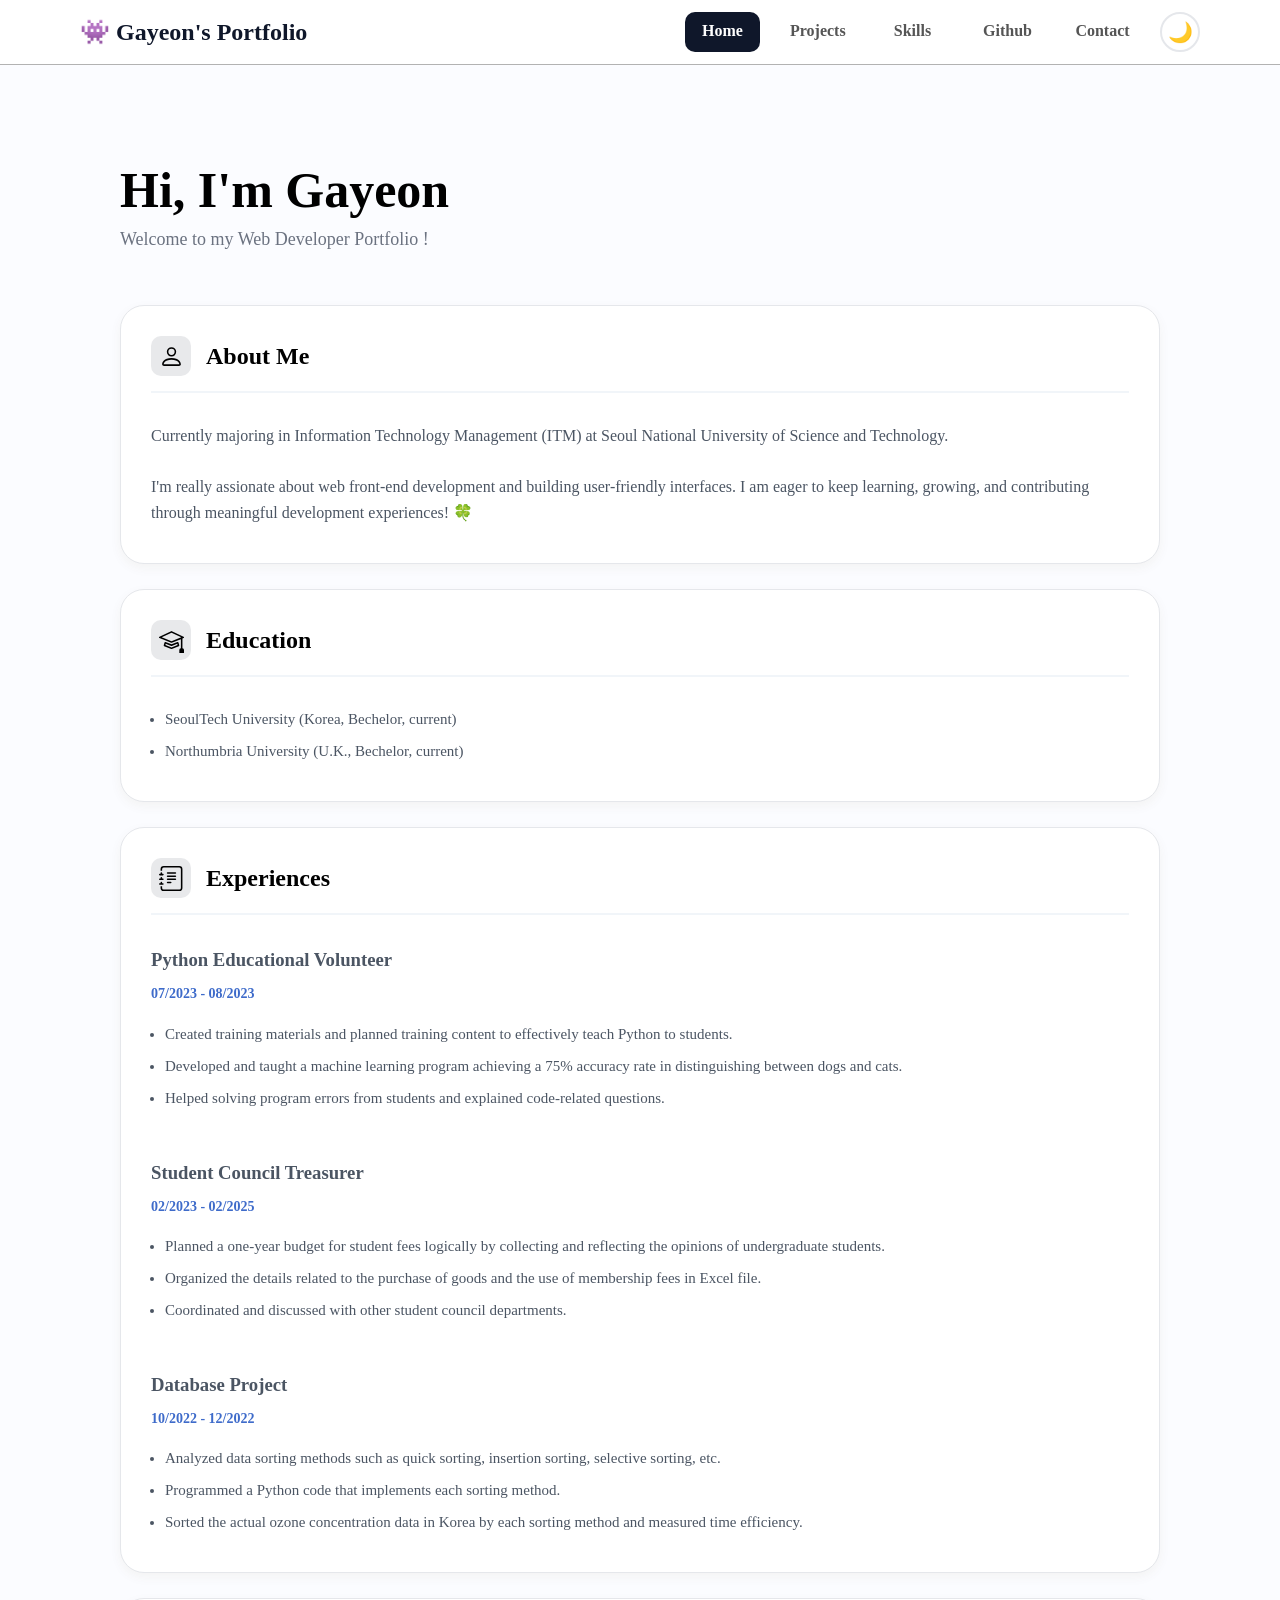
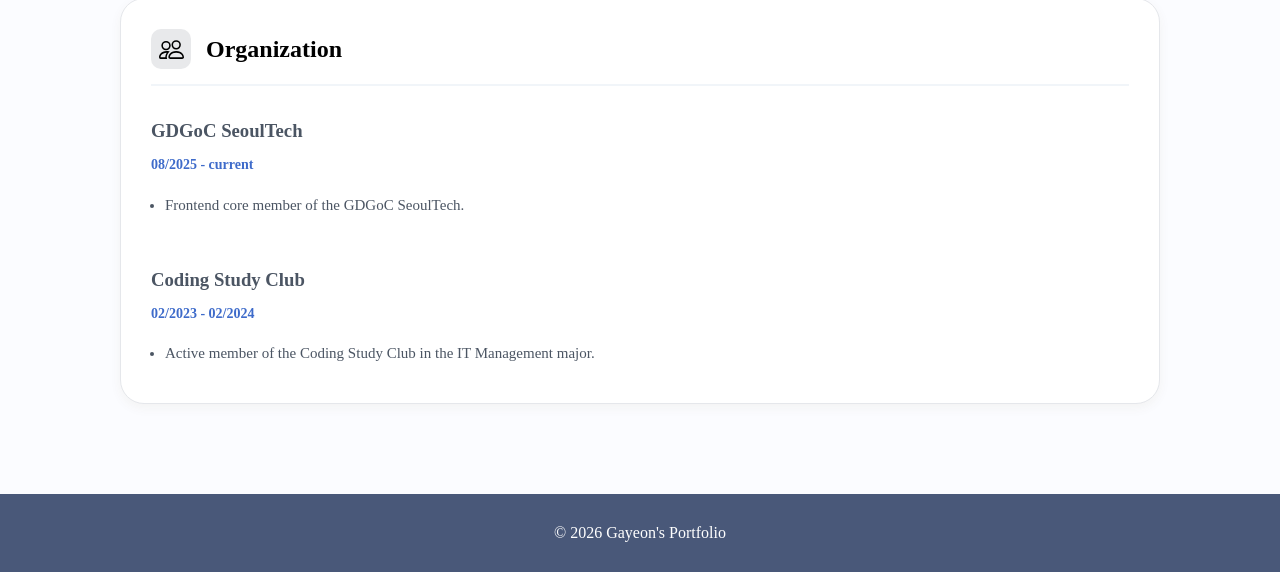
<file: index.html>
<!doctype html>
<html lang="en">
  <head>
    <meta charset="UTF-8" />
    <meta name="viewport" content="width=device-width, initial-scale=1.0" />
    <title>Home</title>
    <link rel="stylesheet" href="css/style.css" />
    <script src="js/theme.js"></script>
  </head>
  <body>
    <header>
      <nav class="navbar">
        <div>
          <a class="logo-text" href="index.html">👾 Gayeon's Portfolio</a>
        </div>

        <div class="menu">
          <a href="index.html" class="active">Home</a>
          <a href="projects.html">Projects</a>
          <a href="skills.html">Skills</a>
          <a href="github.html">Github</a>
          <a href="contact.html">Contact</a>
          <button id="theme-toggle" class="theme-btn">🌙</button>
        </div>
      </nav>
    </header>

    <main class="container">
      <section class="textarea">
        <h1>Hi, I'm Gayeon</h1>
        <p>Welcome to my Web Developer Portfolio !</p>
      </section>
      <section class="home-content">
        <article class="card">
          <div class="article-title">
            <span class="icon-box"
              ><img src="icons/person.svg" alt="Person"
            /></span>
            <h2>About Me</h2>
          </div>
          <div class="article-content">
            <p>
              Currently majoring in Information Technology Management (ITM) at
              Seoul National University of Science and Technology.
              <br /><br />I'm really assionate about web front-end development
              and building user-friendly interfaces. I am eager to keep
              learning, growing, and contributing through meaningful development
              experiences! 🍀
            </p>
          </div>
        </article>

        <article class="card">
          <div class="article-title">
            <span class="icon-box"
              ><img src="icons/mortarboard.svg" alt="Education"
            /></span>
            <h2>Education</h2>
          </div>
          <div class="article-content">
            <div class="article-item">
              <ul>
                <li>SeoulTech University (Korea, Bechelor, current)</li>
                <li>Northumbria University (U.K., Bechelor, current)</li>
              </ul>
            </div>
          </div>
        </article>

        <article class="card">
          <div class="article-title">
            <span class="icon-box"
              ><img src="icons/journal-text.svg" alt="Experiences"
            /></span>
            <h2>Experiences</h2>
          </div>
          <div class="article-content">
            <div class="article-item">
              <h3>Python Educational Volunteer</h3>
              <span class="date">07/2023 - 08/2023</span>
              <ul>
                <li>
                  Created training materials and planned training content to
                  effectively teach Python to students.
                </li>
                <li>
                  Developed and taught a machine learning program achieving a
                  75% accuracy rate in distinguishing between dogs and cats.
                </li>
                <li>
                  Helped solving program errors from students and explained
                  code-related questions.
                </li>
              </ul>
            </div>

            <div class="article-item">
              <h3>Student Council Treasurer</h3>
              <span class="date">02/2023 - 02/2025</span>
              <ul>
                <li>
                  Planned a one-year budget for student fees logically by
                  collecting and reflecting the opinions of undergraduate
                  students.
                </li>
                <li>
                  Organized the details related to the purchase of goods and the
                  use of membership fees in Excel file.
                </li>
                <li>
                  Coordinated and discussed with other student council
                  departments.
                </li>
              </ul>
            </div>

            <div class="article-item">
              <h3>Database Project</h3>
              <span class="date">10/2022 - 12/2022</span>
              <ul>
                <li>
                  Analyzed data sorting methods such as quick sorting, insertion
                  sorting, selective sorting, etc.
                </li>
                <li>
                  Programmed a Python code that implements each sorting method.
                </li>
                <li>
                  Sorted the actual ozone concentration data in Korea by each
                  sorting method and measured time efficiency.
                </li>
              </ul>
            </div>
          </div>
        </article>

        <article class="card">
          <div class="article-title">
            <span class="icon-box"
              ><img src="icons/people.svg" alt="Organization"
            /></span>
            <h2>Organization</h2>
          </div>
          <div class="article-content">
            <div class="article-item">
              <h3>GDGoC SeoulTech</h3>
              <span class="date">08/2025 - current</span>
              <ul>
                <li>Frontend core member of the GDGoC SeoulTech.</li>
              </ul>
            </div>
            <div class="article-item">
              <h3>Coding Study Club</h3>
              <span class="date">02/2023 - 02/2024</span>
              <ul>
                <li>
                  Active member of the Coding Study Club in the IT Management
                  major.
                </li>
              </ul>
            </div>
          </div>
        </article>
      </section>
    </main>
    <footer>&copy; 2026 Gayeon's Portfolio</footer>
  </body>
</html>
</file>
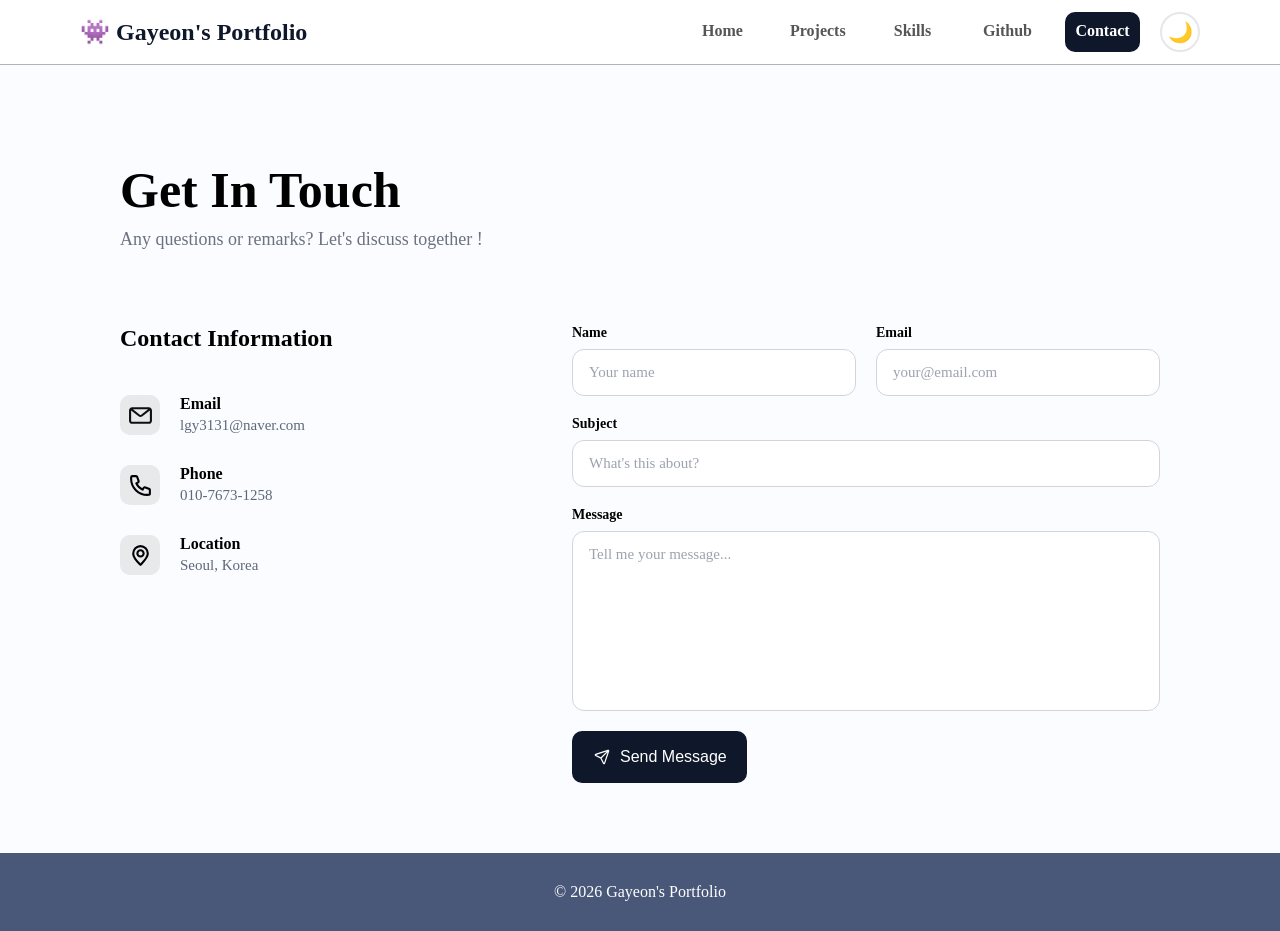
<file: contact.html>
<!doctype html>
<html lang="en">
  <head>
    <meta charset="UTF-8" />
    <meta name="viewport" content="width=device-width, initial-scale=1.0" />
    <title>Contact</title>
    <link rel="stylesheet" href="css/style.css" />
    <script src="js/theme.js"></script>
  </head>
  <body>
    <header>
      <nav class="navbar">
        <div>
          <a class="logo-text" href="index.html">👾 Gayeon's Portfolio</a>
        </div>

        <div class="menu">
          <a href="index.html">Home</a>
          <a href="projects.html">Projects</a>
          <a href="skills.html">Skills</a>
          <a href="github.html">Github</a>
          <a href="contact.html" class="active">Contact</a>
          <button id="theme-toggle" class="theme-btn">🌙</button>
        </div>
      </nav>
    </header>

    <main class="container">
      <section class="textarea">
        <h1>Get In Touch</h1>
        <p>Any questions or remarks? Let's discuss together !</p>
      </section>

      <section class="contact-grid">
        <div class="contact-info">
          <h2>Contact Information</h2>

          <div class="info-list">
            <div class="info-item">
              <div class="icon-box">
                <img src="icons/mail-svgrepo-com.svg" />
              </div>
              <div class="info-text">
                <strong>Email</strong>
                <p>lgy3131@naver.com</p>
              </div>
            </div>

            <div class="info-item">
              <div class="icon-box">
                <img src="icons/phone-svgrepo-com.svg" />
              </div>
              <div class="info-text">
                <strong>Phone</strong>
                <p>010-7673-1258</p>
              </div>
            </div>

            <div class="info-item">
              <div class="icon-box">
                <img src="icons/location-pin-svgrepo-com.svg" />
              </div>
              <div class="info-text">
                <strong>Location</strong>
                <p>Seoul, Korea</p>
              </div>
            </div>
          </div>
        </div>

        <form class="contact-form">
          <div class="form-row">
            <div class="input-group">
              <label>Name</label>
              <input type="text" placeholder="Your name" />
            </div>

            <div class="input-group">
              <label>Email</label>
              <input type="email" placeholder="your@email.com" />
            </div>
          </div>

          <div class="input-group">
            <label>Subject</label>
            <input type="text" placeholder="What's this about?" />
          </div>

          <div class="input-group">
            <label>Message</label>
            <textarea placeholder="Tell me your message..."></textarea>
          </div>

          <button type="submit">
            <img src="icons/send-svgrepo-com.svg" />
            Send Message
          </button>
        </form>
      </section>
    </main>

    <footer>&copy; 2026 Gayeon's Portfolio</footer>
  </body>
</html>
</file>
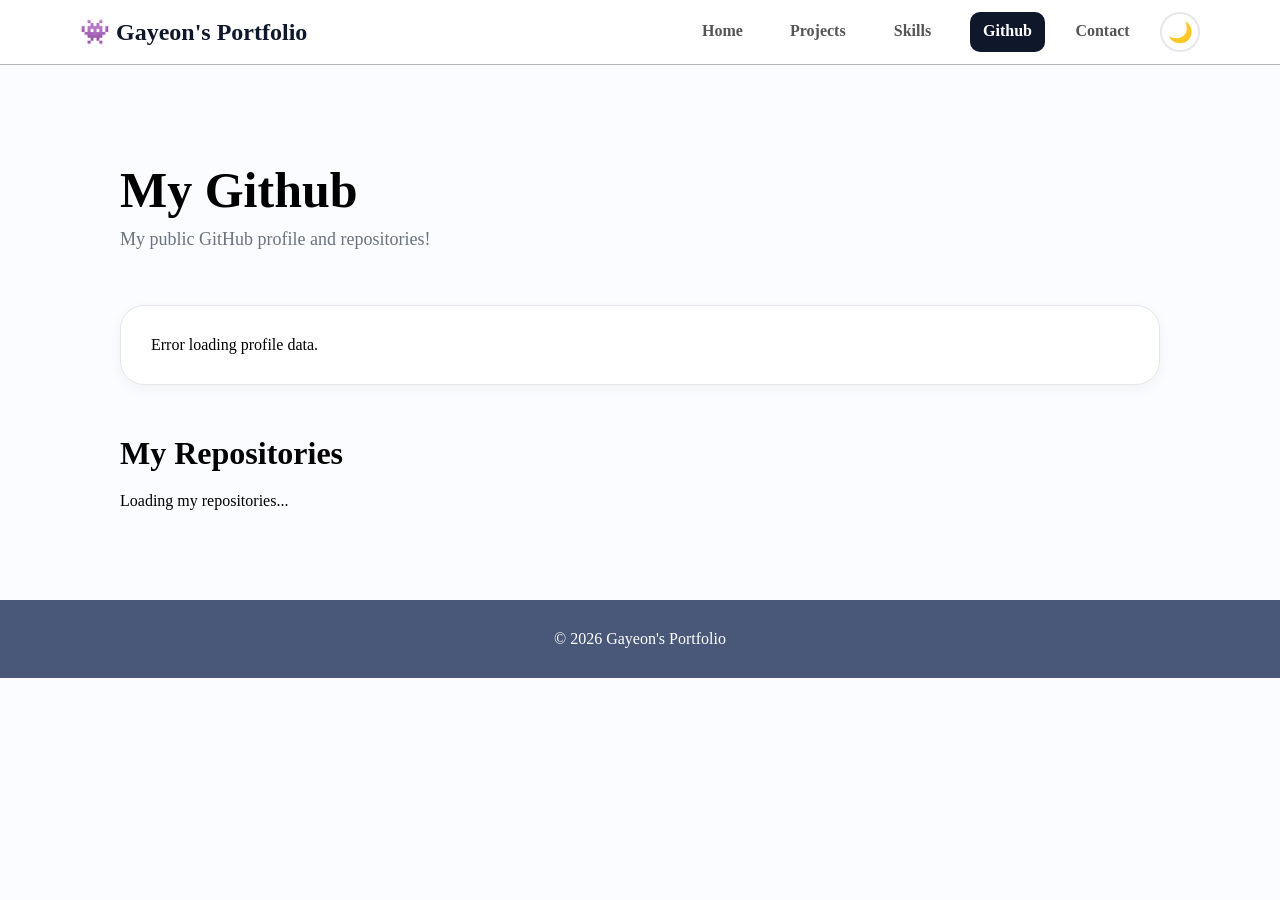
<file: github.html>
<!DOCTYPE html>
<html lang="en">
<head>
    <meta charset="UTF-8">
    <meta name="viewport" content="width=device-width, initial-scale=1.0">
    <title>My Github</title>
    <link rel="stylesheet" href="css/style.css" />
    <script src="js/theme.js"></script>
    <script src="js/github.js"></script>
</head>
<body>
    <header>
      <nav class="navbar">
        <div>
          <a class="logo-text" href="index.html">👾 Gayeon's Portfolio</a>
        </div>
        <div class="menu">
          <a href="index.html">Home</a>
          <a href="projects.html">Projects</a>
          <a href="skills.html">Skills</a>
          <a href="github.html" class="active">Github</a>
          <a href="contact.html">Contact</a>
          <button id="theme-toggle" class="theme-btn">🌙</button>
        </div>
      </nav>
    </header>
    <main class="container">
      <section class="textarea">
        <h1>My Github</h1>
        <p>My public GitHub profile and repositories!</p>
      </section>

      <section id="github-profile" class="card">
        <p>Loading my profile...</p>
      </section>

      <h1>My Repositories</h1>
      <section id="github-repos" class="projects-grid">
        <p>Loading my repositories...</p>
      </section>
    </main>
    <footer>&copy; 2026 Gayeon's Portfolio</footer>
</body>
</html>
</file>
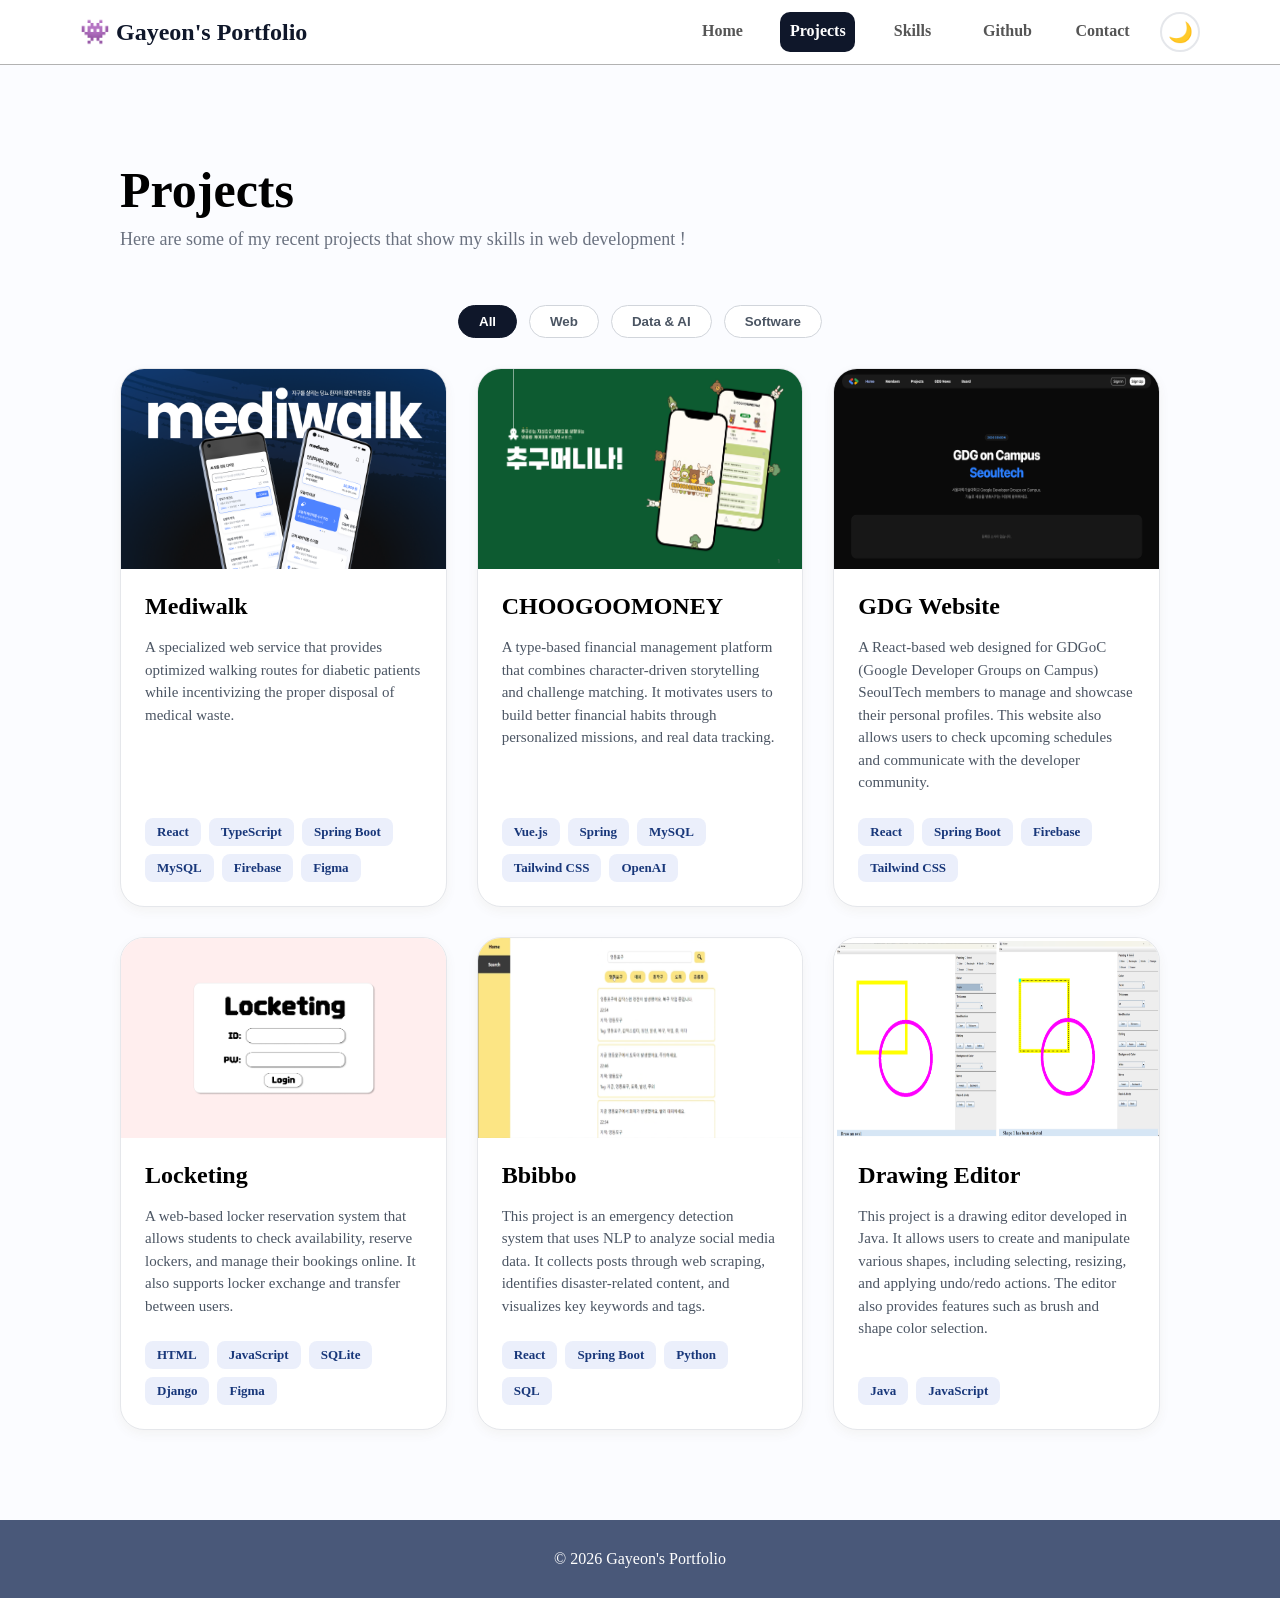
<file: projects.html>
<!doctype html>
<html lang="en">
  <head>
    <meta charset="UTF-8" />
    <meta name="viewport" content="width=device-width, initial-scale=1.0" />
    <title>Projects</title>
    <link rel="stylesheet" href="css/style.css" />
    <script src="js/theme.js"></script>
    <script src="js/filter.js"></script>
  </head>
  <body>
    <header>
      <nav class="navbar">
        <div>
          <a class="logo-text" href="index.html">👾 Gayeon's Portfolio</a>
        </div>
        <div class="menu">
          <a href="index.html">Home</a>
          <a href="projects.html" class="active">Projects</a>
          <a href="skills.html">Skills</a>
          <a href="github.html">Github</a>
          <a href="contact.html">Contact</a>
          <button id="theme-toggle" class="theme-btn">🌙</button>
        </div>
      </nav>
    </header>

    <main class="container">
      <section class="textarea">
        <h1>Projects</h1>
        <p>
          Here are some of my recent projects that show my skills in web
          development !
        </p>
      </section>

      <div class="filter-container">
        <button class="filter-btn active" data-filter="all">All</button>
        <button class="filter-btn" data-filter="web">Web</button>
        <button class="filter-btn" data-filter="data">Data & AI</button>
        <button class="filter-btn" data-filter="software">Software</button>
      </div>

      <section class="projects-grid">
        <article class="card project-card" data-category="web">
          <div class="card-image">
            <img src="images/project_mediwalk.png" />
          </div>

          <div class="card-content">
            <h3>Mediwalk</h3>
            <p>
              A specialized web service that provides optimized walking routes
              for diabetic patients while incentivizing the proper disposal of
              medical waste.
            </p>

            <div class="tech-stack">
              <span>React</span>
              <span>TypeScript</span>
              <span>Spring Boot</span>
              <span>MySQL</span>
              <span>Firebase</span>
              <span>Figma</span>
            </div>
          </div>
        </article>

        <article class="card project-card" data-category="web">
          <div class="card-image">
            <img src="images/project_choogoo.png" />
          </div>

          <div class="card-content">
            <h3>CHOOGOOMONEY</h3>
            <p>
              A type-based financial management platform that combines
              character-driven storytelling and challenge matching. It motivates
              users to build better financial habits through personalized
              missions, and real data tracking.
            </p>

            <div class="tech-stack">
              <span>Vue.js</span>
              <span>Spring</span>
              <span>MySQL</span>
              <span>Tailwind CSS</span>
              <span>OpenAI</span>
            </div>
          </div>
        </article>

        <article class="card project-card" data-category="web">
          <div class="card-image">
            <img src="images/project_gdg.png" />
          </div>

          <div class="card-content">
            <h3>GDG Website</h3>
            <p>
              A React-based web designed for GDGoC (Google Developer Groups on
              Campus) SeoulTech members to manage and showcase their personal
              profiles. This website also allows users to check upcoming
              schedules and communicate with the developer community.
            </p>

            <div class="tech-stack">
              <span>React</span>
              <span>Spring Boot</span>
              <span>Firebase</span>
              <span>Tailwind CSS</span>
            </div>
          </div>
        </article>
        <article class="card project-card" data-category="web">
          <div class="card-image">
            <img src="images/project_locketing.png" />
          </div>

          <div class="card-content">
            <h3>Locketing</h3>
            <p>
              A web-based locker reservation system that allows students to
              check availability, reserve lockers, and manage their bookings
              online. It also supports locker exchange and transfer between
              users.
            </p>

            <div class="tech-stack">
              <span>HTML</span>
              <span>JavaScript</span>
              <span>SQLite</span>
              <span>Django</span>
              <span>Figma</span>
            </div>
          </div>
        </article>
        <article class="card project-card" data-category="data">
          <div class="card-image">
            <img src="images/project_bbibbo.png" />
          </div>

          <div class="card-content">
            <h3>Bbibbo</h3>
            <p>
              This project is an emergency detection system that uses NLP to
              analyze social media data. It collects posts through web scraping,
              identifies disaster-related content, and visualizes key keywords
              and tags.
            </p>

            <div class="tech-stack">
              <span>React</span>
              <span>Spring Boot</span>
              <span>Python</span>
              <span>SQL</span>
            </div>
          </div>
        </article>
        <article class="card project-card" data-category="software">
          <div class="card-image">
            <img src="images/project_drawing.png" />
          </div>

          <div class="card-content">
            <h3>Drawing Editor</h3>
            <p>
              This project is a drawing editor developed in Java. It allows
              users to create and manipulate various shapes, including
              selecting, resizing, and applying undo/redo actions. The editor
              also provides features such as brush and shape color selection.
            </p>

            <div class="tech-stack">
              <span>Java</span>
              <span>JavaScript</span>
            </div>
          </div>
        </article>
      </section>
    </main>
    <footer>&copy; 2026 Gayeon's Portfolio</footer>
  </body>
</html>
</file>
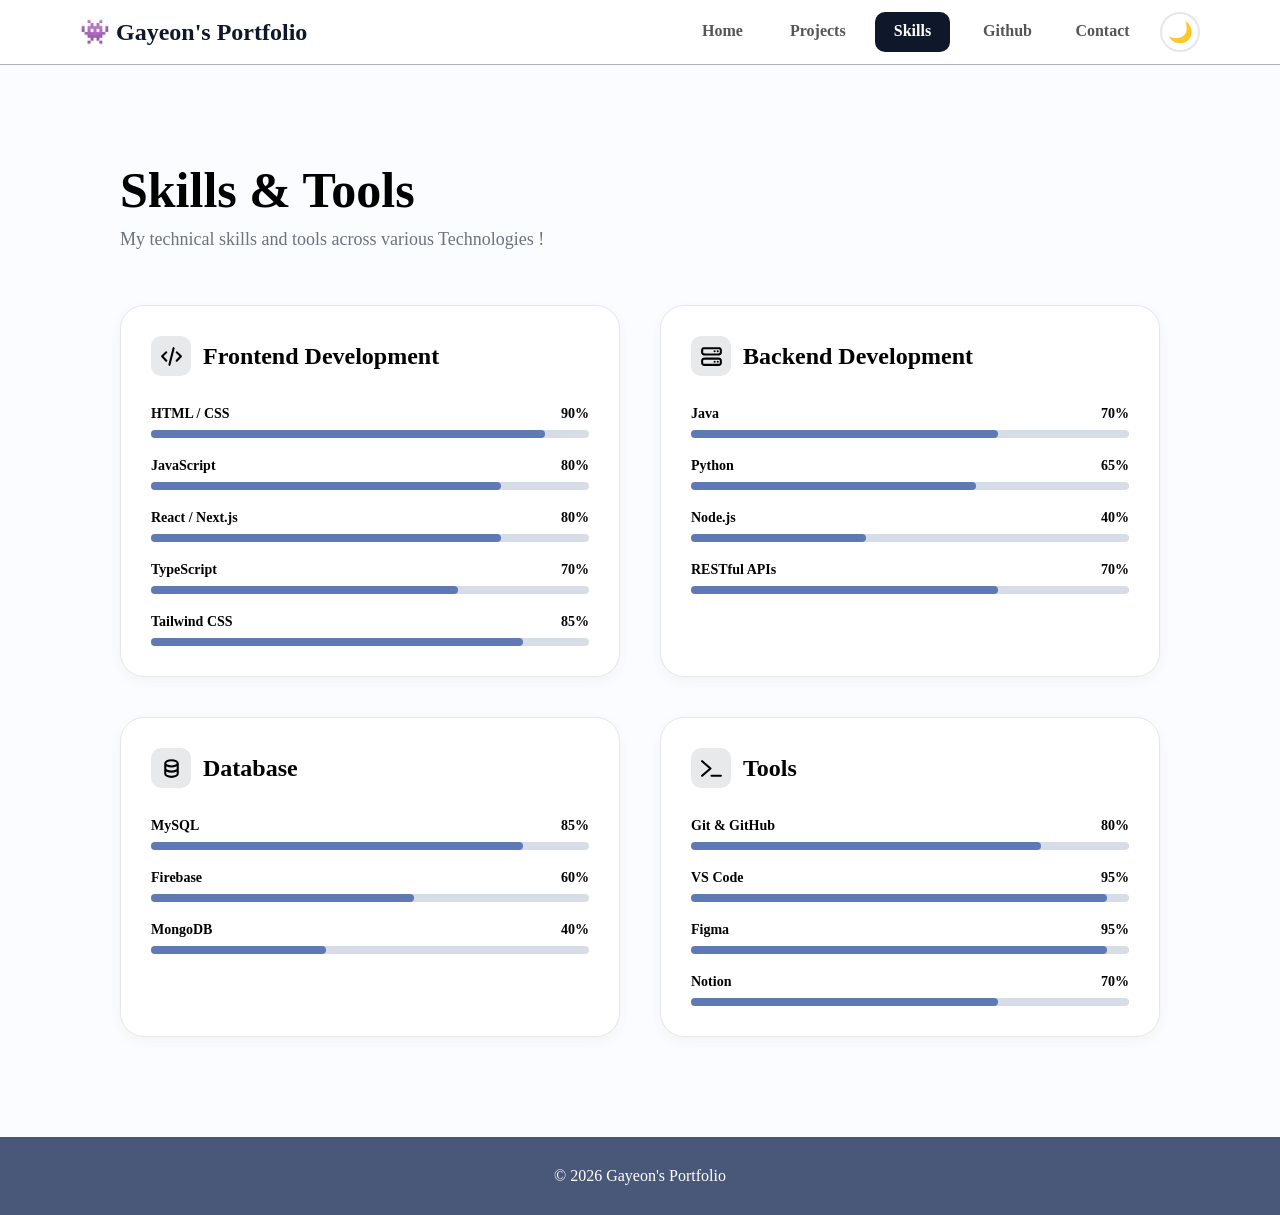
<file: skills.html>
<!doctype html>
<html lang="en">
  <head>
    <meta charset="UTF-8" />
    <meta name="viewport" content="width=device-width, initial-scale=1.0" />
    <title>Skills</title>
    <link rel="stylesheet" href="css/style.css" />
    <script src="js/theme.js"></script>
  </head>
  <body>
    <header>
      <nav class="navbar">
        <div>
          <a class="logo-text" href="index.html">👾 Gayeon's Portfolio</a>
        </div>

        <div class="menu">
          <a href="index.html">Home</a>
          <a href="projects.html">Projects</a>
          <a href="skills.html" class="active">Skills</a>
          <a href="github.html">Github</a>
          <a href="contact.html">Contact</a>
          <button id="theme-toggle" class="theme-btn">🌙</button>
        </div>
      </nav>
    </header>

    <main class="container">
      <section class="textarea">
        <h1>Skills & Tools</h1>
        <p>My technical skills and tools across various Technologies !</p>
      </section>

      <div class="skills-grid">
        <div class="card">
          <div class="card-title">
            <span class="icon-box"
              ><img src="icons/code-svgrepo-com.svg"
            /></span>
            <h2>Frontend Development</h2>
          </div>
          <div class="skill-list">
            <div class="bar-item">
              <div class="label"><span>HTML / CSS</span><span>90%</span></div>
              <div class="progress-bg">
                <div class="progress-fill" style="width: 90%"></div>
              </div>
            </div>
            <div class="bar-item">
              <div class="label"><span>JavaScript</span><span>80%</span></div>
              <div class="progress-bg">
                <div class="progress-fill" style="width: 80%"></div>
              </div>
            </div>
            <div class="bar-item">
              <div class="label">
                <span>React / Next.js</span><span>80%</span>
              </div>
              <div class="progress-bg">
                <div class="progress-fill" style="width: 80%"></div>
              </div>
            </div>
            <div class="bar-item">
              <div class="label"><span>TypeScript</span><span>70%</span></div>
              <div class="progress-bg">
                <div class="progress-fill" style="width: 70%"></div>
              </div>
            </div>
            <div class="bar-item">
              <div class="label"><span>Tailwind CSS</span><span>85%</span></div>
              <div class="progress-bg">
                <div class="progress-fill" style="width: 85%"></div>
              </div>
            </div>
          </div>
        </div>

        <div class="card">
          <div class="card-title">
            <span class="icon-box"
              ><img src="icons/server-svgrepo-com.svg"
            /></span>
            <h2>Backend Development</h2>
          </div>
          <div class="skill-list">
            <div class="bar-item">
              <div class="label"><span>Java</span><span>70%</span></div>
              <div class="progress-bg">
                <div class="progress-fill" style="width: 70%"></div>
              </div>
            </div>
            <div class="bar-item">
              <div class="label"><span>Python</span><span>65%</span></div>
              <div class="progress-bg">
                <div class="progress-fill" style="width: 65%"></div>
              </div>
            </div>
            <div class="bar-item">
              <div class="label"><span>Node.js</span><span>40%</span></div>
              <div class="progress-bg">
                <div class="progress-fill" style="width: 40%"></div>
              </div>
            </div>
            <div class="bar-item">
              <div class="label"><span>RESTful APIs</span><span>70%</span></div>
              <div class="progress-bg">
                <div class="progress-fill" style="width: 70%"></div>
              </div>
            </div>
          </div>
        </div>

        <div class="card">
          <div class="card-title">
            <span class="icon-box"
              ><img src="icons/data-svgrepo-com.svg"
            /></span>
            <h2>Database</h2>
          </div>
          <div class="skill-list">
            <div class="bar-item">
              <div class="label"><span>MySQL</span><span>85%</span></div>
              <div class="progress-bg">
                <div class="progress-fill" style="width: 85%"></div>
              </div>
            </div>
            <div class="bar-item">
              <div class="label"><span>Firebase</span><span>60%</span></div>
              <div class="progress-bg">
                <div class="progress-fill" style="width: 60%"></div>
              </div>
            </div>
            <div class="bar-item">
              <div class="label"><span>MongoDB</span><span>40%</span></div>
              <div class="progress-bg">
                <div class="progress-fill" style="width: 40%"></div>
              </div>
            </div>
          </div>
        </div>
        <div class="card">
          <div class="card-title">
            <span class="icon-box"
              ><img src="icons/terminal-svgrepo-com.svg"
            /></span>
            <h2>Tools</h2>
          </div>
          <div class="skill-list">
            <div class="bar-item">
              <div class="label"><span>Git & GitHub</span><span>80%</span></div>
              <div class="progress-bg">
                <div class="progress-fill" style="width: 80%"></div>
              </div>
            </div>
            <div class="bar-item">
              <div class="label"><span>VS Code</span><span>95%</span></div>
              <div class="progress-bg">
                <div class="progress-fill" style="width: 95%"></div>
              </div>
            </div>
            <div class="bar-item">
              <div class="label"><span>Figma</span><span>95%</span></div>
              <div class="progress-bg">
                <div class="progress-fill" style="width: 95%"></div>
              </div>
            </div>
            <div class="bar-item">
              <div class="label"><span>Notion</span><span>70%</span></div>
              <div class="progress-bg">
                <div class="progress-fill" style="width: 70%"></div>
              </div>
            </div>
          </div>
        </div>
      </div>
    </main>
    <footer>&copy; 2026 Gayeon's Portfolio</footer>
  </body>
</html>
</file>
<file: css/style.css>
* {
  margin: 0;
  padding: 0;
  box-sizing: border-box;
}

body {
  background: rgb(251, 252, 255);
}

.navbar {
  display: flex;
  justify-content: space-between;
  align-items: center;
  padding: 12px 80px;
  border-bottom: 1px solid #b2b2b2;
  background: white;
}

.logo-text {
  font-size: 24px;
  font-weight: bold;
  text-decoration: none;
  color: #0f172a;
}

.menu {
  display: flex;
  gap: 20px;
}

.menu a {
  width: 75px;
  text-decoration: none;
  color: #555;
  font-weight: 600;
  padding: 10px;
  text-align: center;
}

.menu a:hover {
  background: #ededed;
  border-radius: 10px;
}

.menu a.active {
  background: #0f172a;
  color: white;
  border-radius: 10px;
}

.theme-btn {
  background: none;
  width: 40px;
  height: 40px;
  border-radius: 50%;
  border: 2px solid #e5e7eb;
  font-size: 20px;
  cursor: pointer;
}

.container {
  max-width: 1200px;
  padding: 40px 80px;
  margin: 0 auto;
  display: flex;
  flex-direction: column;
}

.card {
  background: white;
  border: 1.5px solid #e5e7eb;
  border-radius: 24px;
  padding: 30px;
  transition: 0.3s;
  box-shadow: 0 4px 12px rgba(243, 243, 243);
  cursor: pointer;
  display: flex;
  flex-direction: column;
}

.card:hover {
  transform: translateY(-5px);
  border-color: #aab7d6;
}

.icon-box {
  width: 40px;
  height: 40px;
  background: #e8e9eb;
  border-radius: 10px;
  display: flex;
  align-items: center;
  justify-content: center;
  flex-shrink: 0;
}

/* Home page */
.home-content {
  display: flex;
  flex-direction: column;
  gap: 25px;
  margin-bottom: 50px;
}

.article-title {
  display: flex;
  align-items: center;
  gap: 15px;
  margin-bottom: 30px;
  border-bottom: 2px solid #f1f5f9;
  padding-bottom: 15px;
}

.article-content {
  display: flex;
  flex-direction: column;
  gap: 40px;
  color: #4b5563;
  line-height: 1.6;
}

.article-content > p {
  margin-bottom: 8px;
}

.article-item {
  display: flex;
  flex-direction: column;
  gap: 8px;
}

.article-item .date {
  font-size: 14px;
  color: #3e6bca;
  font-weight: 600;
  margin-bottom: 8px;
}

.article-item ul {
  padding-left: 14px;
}

.article-item li {
  margin-bottom: 8px;
  font-size: 15px;
}

/* Projects page */
.filter-container {
  display: flex;
  gap: 12px;
  justify-content: center;
  margin-bottom: 30px;
}

.filter-btn {
  padding: 8px 20px;
  border: 1px solid #d1d5db;
  background: white;
  border-radius: 20px;
  cursor: pointer;
  font-weight: 600;
  color: #4b5563;
  transition: 0.3s;
}

.filter-btn:hover {
  background: #f3f4f6;
  border-color: #9ca3af;
}

.filter-btn.active {
  background: #0f172a;
  color: white;
  border-color: #0f172a;
}

.projects-grid {
  display: grid;
  grid-template-columns: repeat(3, 1fr);
  gap: 30px;
  margin-bottom: 50px;
}

.project-card {
  padding: 0;
  overflow: hidden;
}

.card-image {
  width: 100%;
  height: 200px;
}

.card-image img {
  width: 100%;
  height: 100%;
  object-fit: fill;
  transition: 0.3s;
}

.project-card:hover .card-image img {
  transform: scale(1.05);
}

.card-content {
  padding: 24px;
  display: flex;
  flex-direction: column;
  flex-grow: 1;
}

.card-content h3 {
  font-size: 24px;
  font-weight: 700;
  margin-bottom: 16px;
  word-break: break-all;
}

.card-content p {
  font-size: 15px;
  color: #4b5563;
  line-height: 1.5;
  margin-bottom: 24px;
  flex-grow: 1;
}

.tech-stack {
  display: flex;
  flex-wrap: wrap;
  gap: 8px;
}

.tech-stack span {
  background: #ebeffb;
  color: #18377a;
  padding: 6px 12px;
  border-radius: 8px;
  font-size: 13px;
  font-weight: 600;
}

/* Skills page */
.skills-grid {
  display: grid;
  grid-template-columns: 1fr 1fr;
  gap: 40px;
  margin-bottom: 60px;
}

.card-title {
  display: flex;
  align-items: center;
  gap: 12px;
  margin-bottom: 30px;
}

.skill-list {
  display: flex;
  flex-direction: column;
  gap: 20px;
}

.label {
  display: flex;
  justify-content: space-between;
  margin-bottom: 8px;
  font-size: 14px;
  font-weight: 700;
}

.progress-bg {
  width: 100%;
  height: 8px;
  background: #d7dde6;
  border-radius: 4px;
}

.progress-fill {
  height: 100%;
  background: rgb(94, 121, 179);
  border-radius: 4px;
}

/* contact page */
.textarea {
  display: flex;
  flex-direction: column;
  justify-content: center;
  gap: 10px;
  height: 150px;
  margin: 25px 0px;
}

.textarea h1 {
  font-size: 50px;
  font-weight: 800;
}

.textarea p {
  font-size: 18px;
  color: #6b7280;
}

.contact-grid {
  display: grid;
  grid-template-columns: 1fr 1.5fr;
  gap: 60px;
  margin-top: 20px;
  margin-bottom: 30px;
}

/* Contact Info */
.contact-info {
  display: flex;
  flex-direction: column;
}

.contact-info h2 {
  font-size: 24px;
  margin-bottom: 43px;
}

.info-list {
  display: flex;
  flex-direction: column;
  gap: 30px;
  margin-bottom: 40px;
}

.info-item {
  display: flex;
  align-items: flex-start;
  gap: 20px;
}

.info-text {
  display: flex;
  flex-direction: column;
  gap: 4px;
}

.info-text strong {
  font-size: 16px;
}

.info-text p {
  color: #5d697a;
  font-size: 15px;
}

/* Form */
.contact-form {
  display: flex;
  flex-direction: column;
  gap: 20px;
}

.form-row {
  display: grid;
  grid-template-columns: 1fr 1fr;
  gap: 20px;
}

.input-group {
  display: flex;
  flex-direction: column;
  gap: 8px;
}

.contact-form label {
  font-weight: 600;
  font-size: 14px;
}

.contact-form input,
.contact-form textarea {
  width: 100%;
  padding: 14px 16px;
  border: 1px solid #d1d5db;
  border-radius: 12px;
  font-size: 15px;
  outline: none;
  font-family: inherit;
}

.contact-form textarea {
  height: 180px;
  resize: none;
}

.contact-form input:focus,
.contact-form textarea:focus {
  border-color: #6b7280;
}

.contact-form input::placeholder,
.contact-form textarea::placeholder {
  color: #9ca3af;
}

/* Submit Button */
.contact-form button {
  background-color: #0f172a;
  color: white;
  padding: 16px 20px;
  border: none;
  border-radius: 10px;
  font-size: 16px;
  cursor: pointer;
  display: flex;
  align-items: center;
  gap: 8px;
  width: fit-content;
}

.contact-form button:hover {
  background-color: #1e293b;
}

footer {
  text-align: center;
  padding: 30px;
  background: rgb(73, 88, 121);
  color: white;
}

/* tablet */
@media (max-width: 768px) {
  .navbar {
    padding: 12px 40px;
  }
  .logo-text {
    font-size: 16px;
  }
  .menu {
    gap: 10px;
  }
  .menu a {
    width: 70px;
    font-size: 15px;
    padding: 8px 0px;
  }
  .container {
    padding: 40px 60px;
  }
  .contact-grid,
  .skills-grid {
    grid-template-columns: 1fr;
    gap: 40px;
  }

  .projects-grid {
    grid-template-columns: repeat(2, 1fr);
    gap: 30px;
  }
}

/* mobile */
@media (max-width: 480px) {
  .navbar {
    padding: 12px 10px;
  }
  .logo-text {
    font-size: 16px;
  }
  .menu {
    gap: 5px;
  }
  .menu a {
    width: 60px;
    font-size: 13px;
    padding: 8px 0px;
  }
  .container {
    padding: 40px 30px;
  }
  .projects-grid {
    grid-template-columns: 1fr;
    gap: 40px;
  }
}

/* GitHub Styles */
#github-profile {
  margin-bottom: 50px;
}

#github-repos{
  margin-top: 20px;
}

.profile-wrapper {
  display: flex;
  align-items: center;
  justify-content: center;
  padding-top:20px;
  padding-bottom:20px;
  gap: 30px;
}
.profile-avatar {
  width: 100px;
  height: 100px;
  border-radius: 50%;
  object-fit: cover;
}
.profile-info h2 {
  margin-bottom: 10px;
}
.profile-bio {
  margin-bottom: 15px;
}
.profile-meta {
  font-size: 14px;
}
.repo-title {
  margin-bottom: 12px;
}
.repo-title a {
  text-decoration: none;
  color: inherit;
}
.repo-desc {
  margin-bottom: 16px;
  font-size: 14px;
  line-height: 1.5;
}
.repo-meta {
  font-size: 13px;
  color: #6b7280;
  font-weight: bold;
}

/* Dark Theme */
body.dark-theme {
  background: #0f172a;
  color: #f1f5f9;
}
body.dark-theme .navbar,
body.dark-theme .card {
  background: #1e293b;
  border-color: #334155;
  color: #f1f5f9;
}
body.dark-theme .logo-text,
body.dark-theme h1,
body.dark-theme h2,
body.dark-theme h3 {
  color: #f8fafc;
}
body.dark-theme .menu a {
  color: #cbd5e1;
}
body.dark-theme .menu a:hover {
  background: #334155;
}
body.dark-theme .menu a.active {
  background: #f8fafc;
  color: #0f172a;
}
body.dark-theme .article-content,
body.dark-theme .card-content p,
body.dark-theme .textarea p,
body.dark-theme .info-text p,
body.dark-theme .info-text strong {
  color: #94a3b8;
}
body.dark-theme .card {
  box-shadow: 0 4px 12px rgba(0, 0, 0, 0.4);
}
body.dark-theme .card:hover {
  border-color: #64748b;
}
body.dark-theme .icon-box,
body.dark-theme .tech-stack span {
  background: #546884;
  color: #f8fafc;
}
body.dark-theme .article-title {
  border-color: #334155;
}
body.dark-theme .progress-bg {
  background: #334155;
}
body.dark-theme .contact-form input,
body.dark-theme .contact-form textarea {
  background: #1e293b;
  border-color: #334155;
  color: #f8fafc;
}
body.dark-theme .contact-form button {
  background: #2563eb;
}
body.dark-theme .filter-btn {
  background: #1e293b;
  border-color: #334155;
  color: #cbd5e1;
}
body.dark-theme .filter-btn:hover {
  background: #334155;
}
body.dark-theme .filter-btn.active {
  background: #f8fafc;
  color: #0f172a;
  border-color: #f8fafc;
}
body.dark-theme .repo-meta {
  color: #94a3b8;
}
</file>
